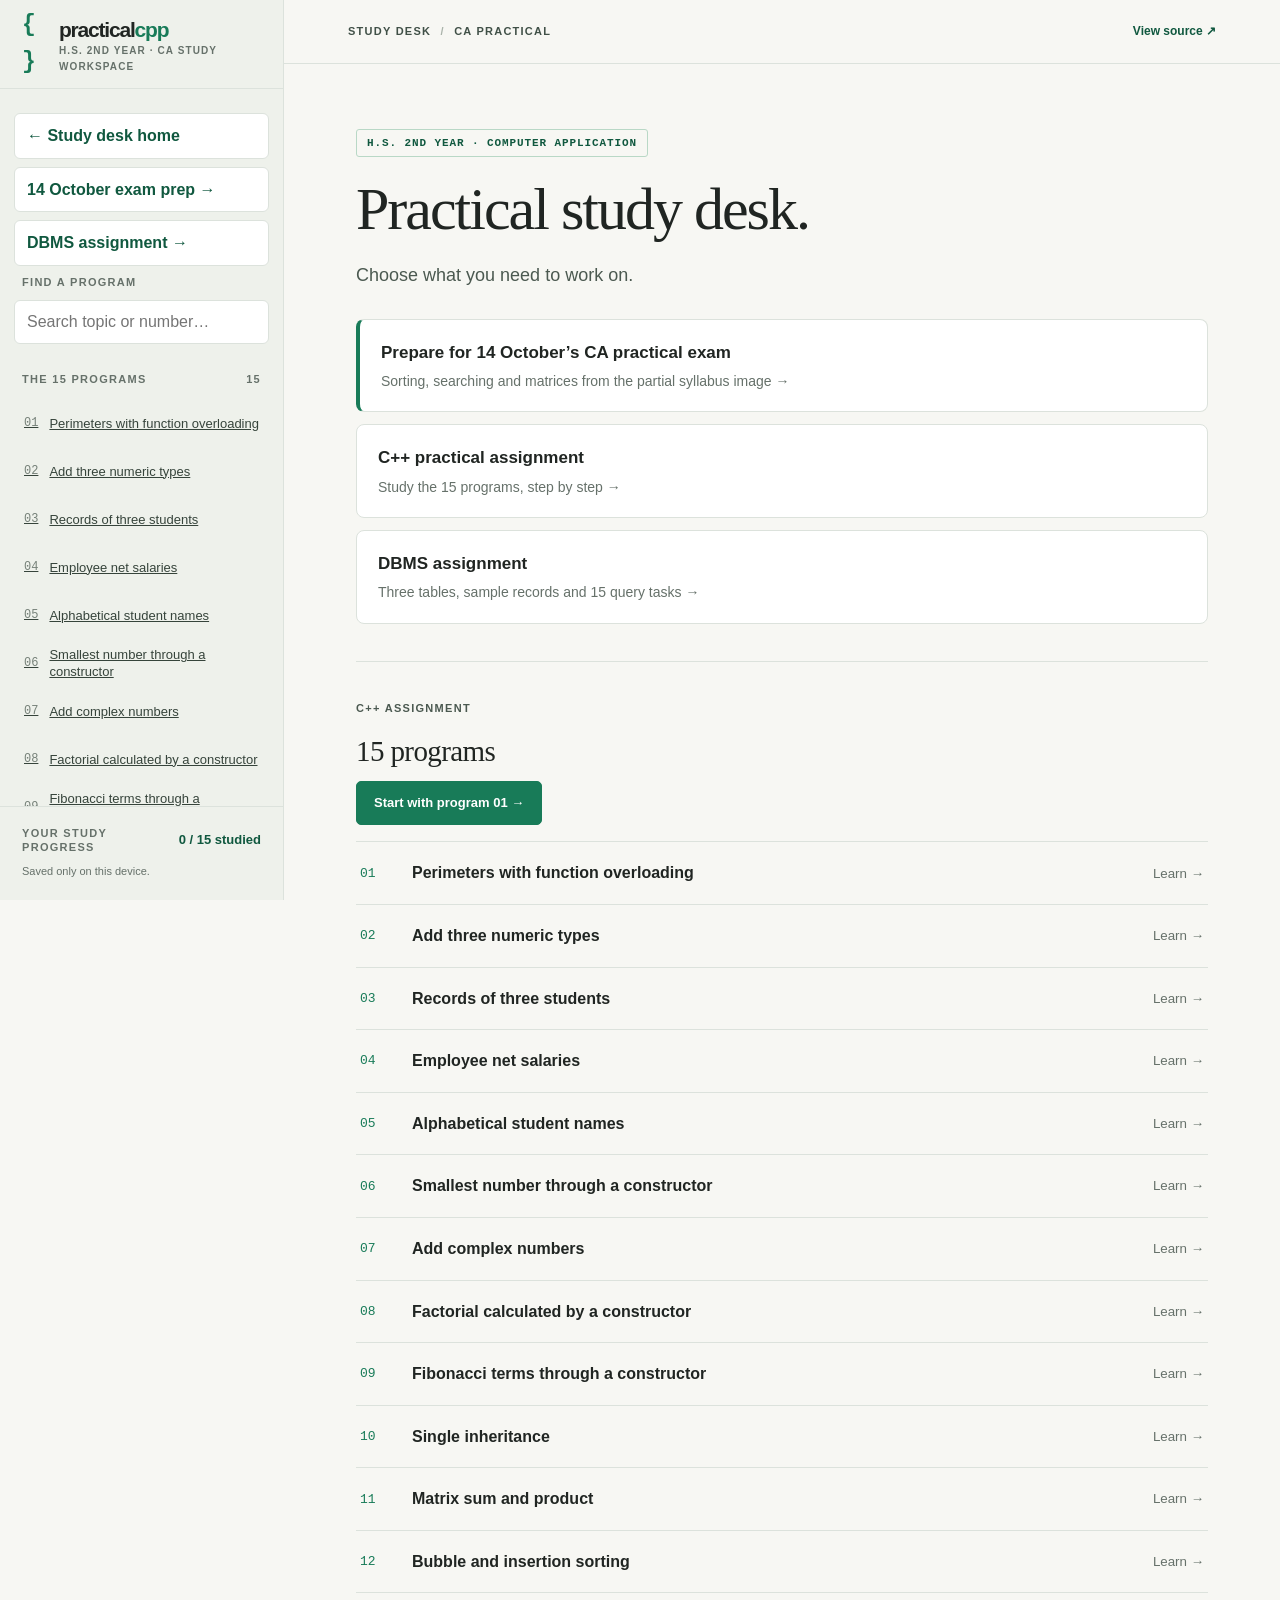
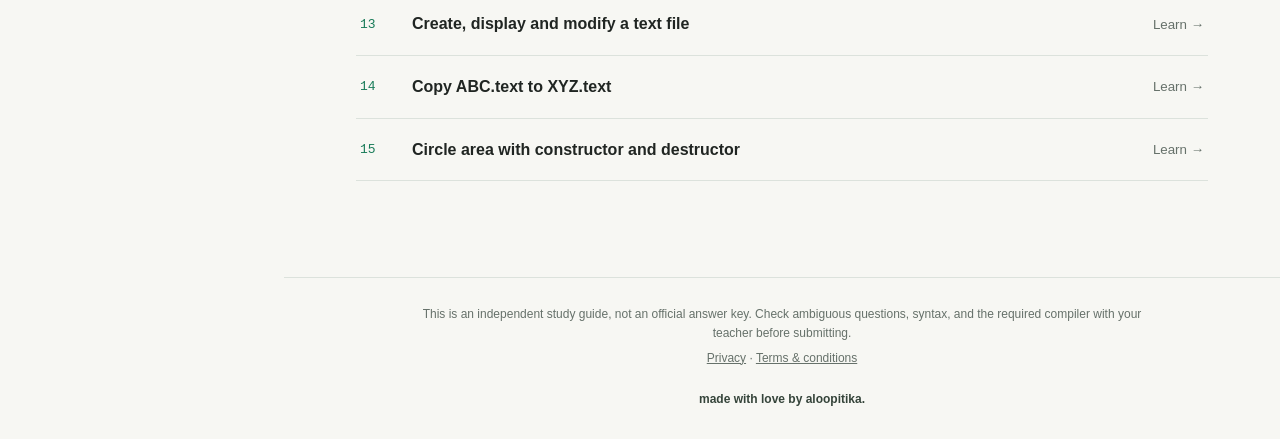
<file: index.html>
<!doctype html>
<html lang="en"><head><meta charset="utf-8"><meta name="viewport" content="width=device-width,initial-scale=1"><meta name="theme-color" content="#f7f7f3"><meta name="description" content="H.S. 2nd Year computer application practical study desk: C++ assignment and 14 October revision."><title>CA Practical | Study desk</title><link rel="icon" href="favicon.svg" type="image/svg+xml"><link rel="stylesheet" href="style.css"><link rel="stylesheet" href="study-additions.css"></head>
<body>
<a class="skip" href="#main">Skip to lesson</a>
<div class="site-shell">
<aside class="sidebar" id="sidebar" aria-label="Lesson navigation">
 <a class="brand" href="#home"><span class="brand-mark">{ }</span><span>practical<span class="brand-accent">cpp</span><small>H.S. 2nd Year · CA study workspace</small></span></a>
 <div class="sidebar-body"><a class="sidebar-home" href="#home">← Study desk home</a><a class="sidebar-home" href="exam-14-october.html">14 October exam prep →</a><a class="sidebar-home" href="dbms-assignment.html">DBMS assignment →</a><label class="search-label" for="search">FIND A PROGRAM</label><input id="search" type="search" placeholder="Search topic or number…" autocomplete="off"><p id="search-status" class="sr-only" aria-live="polite"></p><div class="nav-header"><span>THE 15 PROGRAMS</span><span id="nav-count">15</span></div><nav id="lesson-nav"></nav></div>
 <div class="sidebar-bottom"><div class="sidebar-progress"><span>YOUR STUDY PROGRESS</span><strong id="progress">0 / 15 studied</strong></div><p>Saved only on this device.</p></div>
</aside>
<div class="workspace"><header class="topbar"><button id="menu-toggle" class="icon-button" aria-label="Open lesson menu" aria-expanded="false" aria-controls="sidebar">☰ <span>Lessons</span></button><a href="#home" class="topbar-home">STUDY DESK <span>/</span> CA PRACTICAL</a><a class="github-link" href="https://github.com/debashishthakuria/hs2-cpp-practical" id="repo-link" rel="noopener" target="_blank">View source ↗</a></header>
<main id="main" tabindex="-1"><div id="lesson-view" aria-live="polite"></div></main>
<footer class="site-footer"><p>This is an independent study guide, not an official answer key. Check ambiguous questions, syntax, and the required compiler with your teacher before submitting.</p><p><a href="privacy.html">Privacy</a> · <a href="terms.html">Terms &amp; conditions</a></p><p class="credit">made with love by aloopitika.</p></footer></div></div>
<noscript><div class="no-js">JavaScript is needed to browse the lessons. Download the repository files to read lessons.js, or enable JavaScript in your browser.</div></noscript>
<script src="lessons.js"></script><script src="app.js"></script></body></html>
</file>
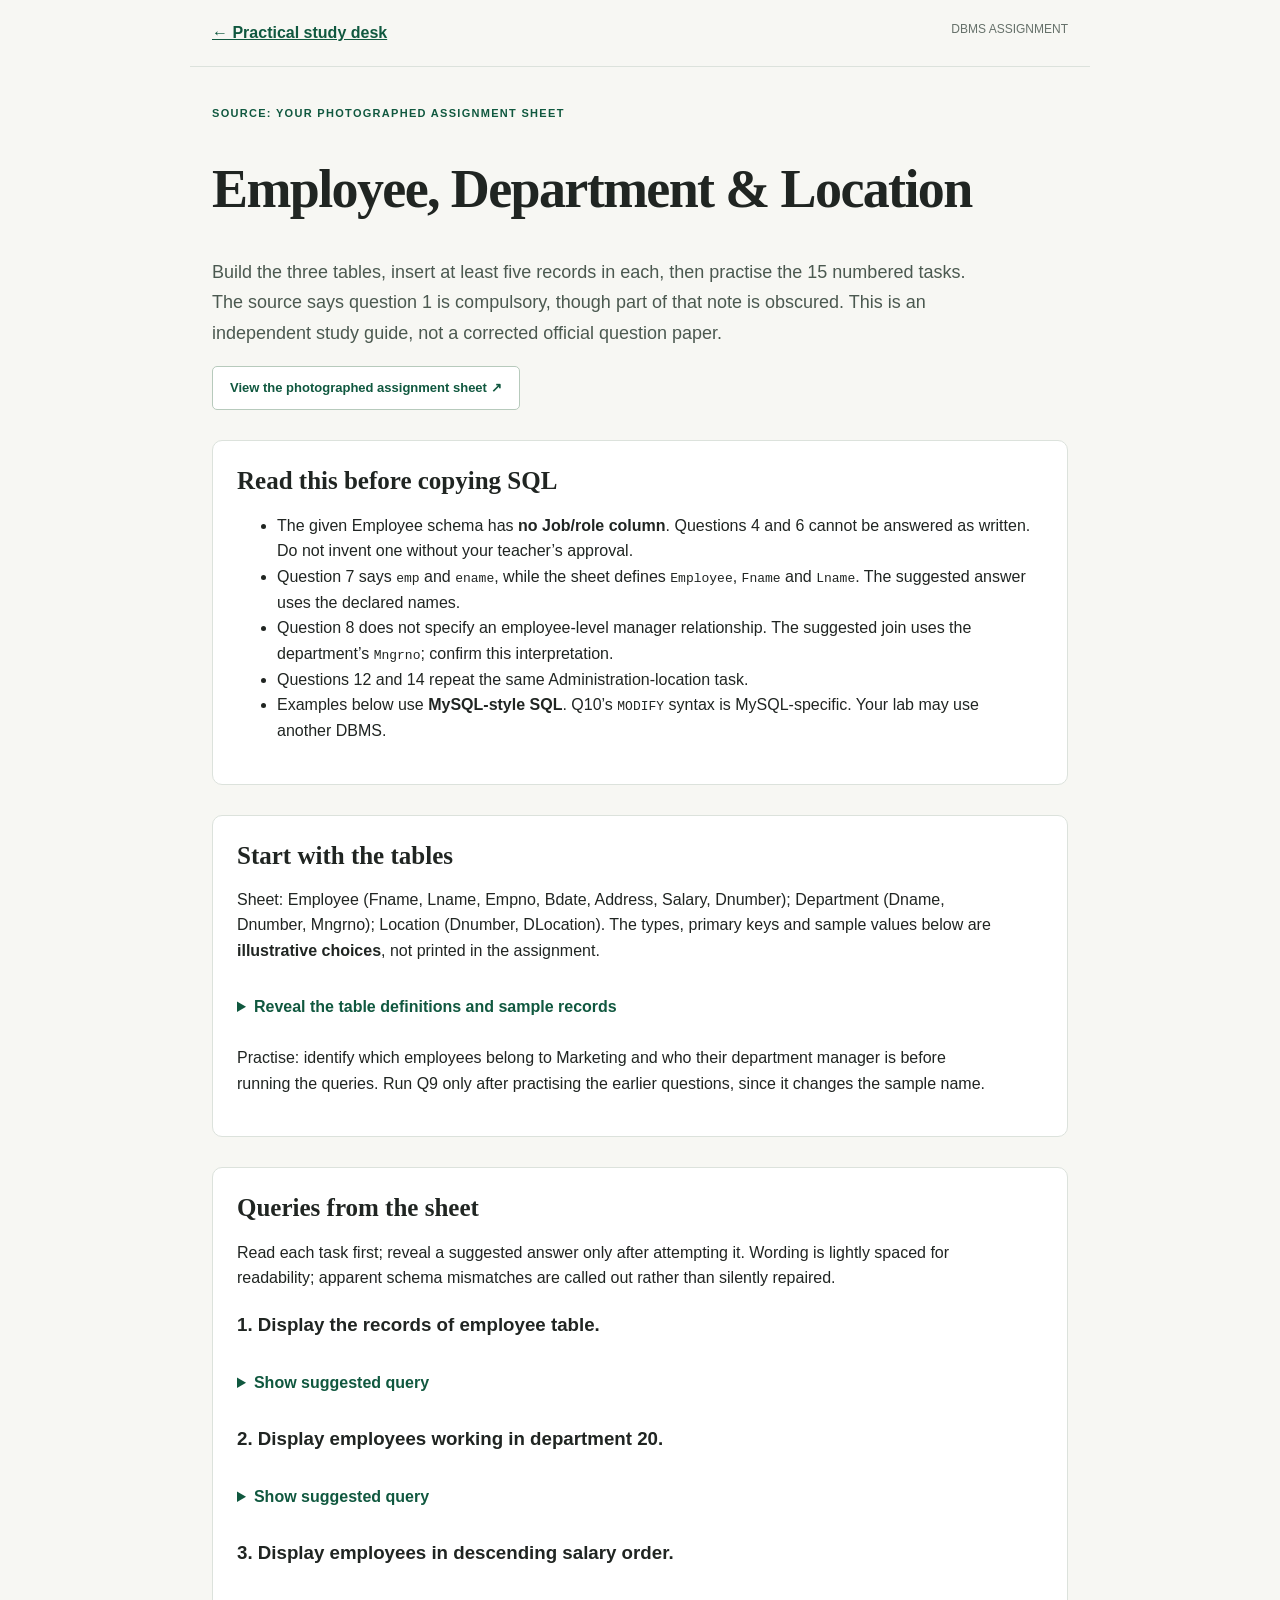
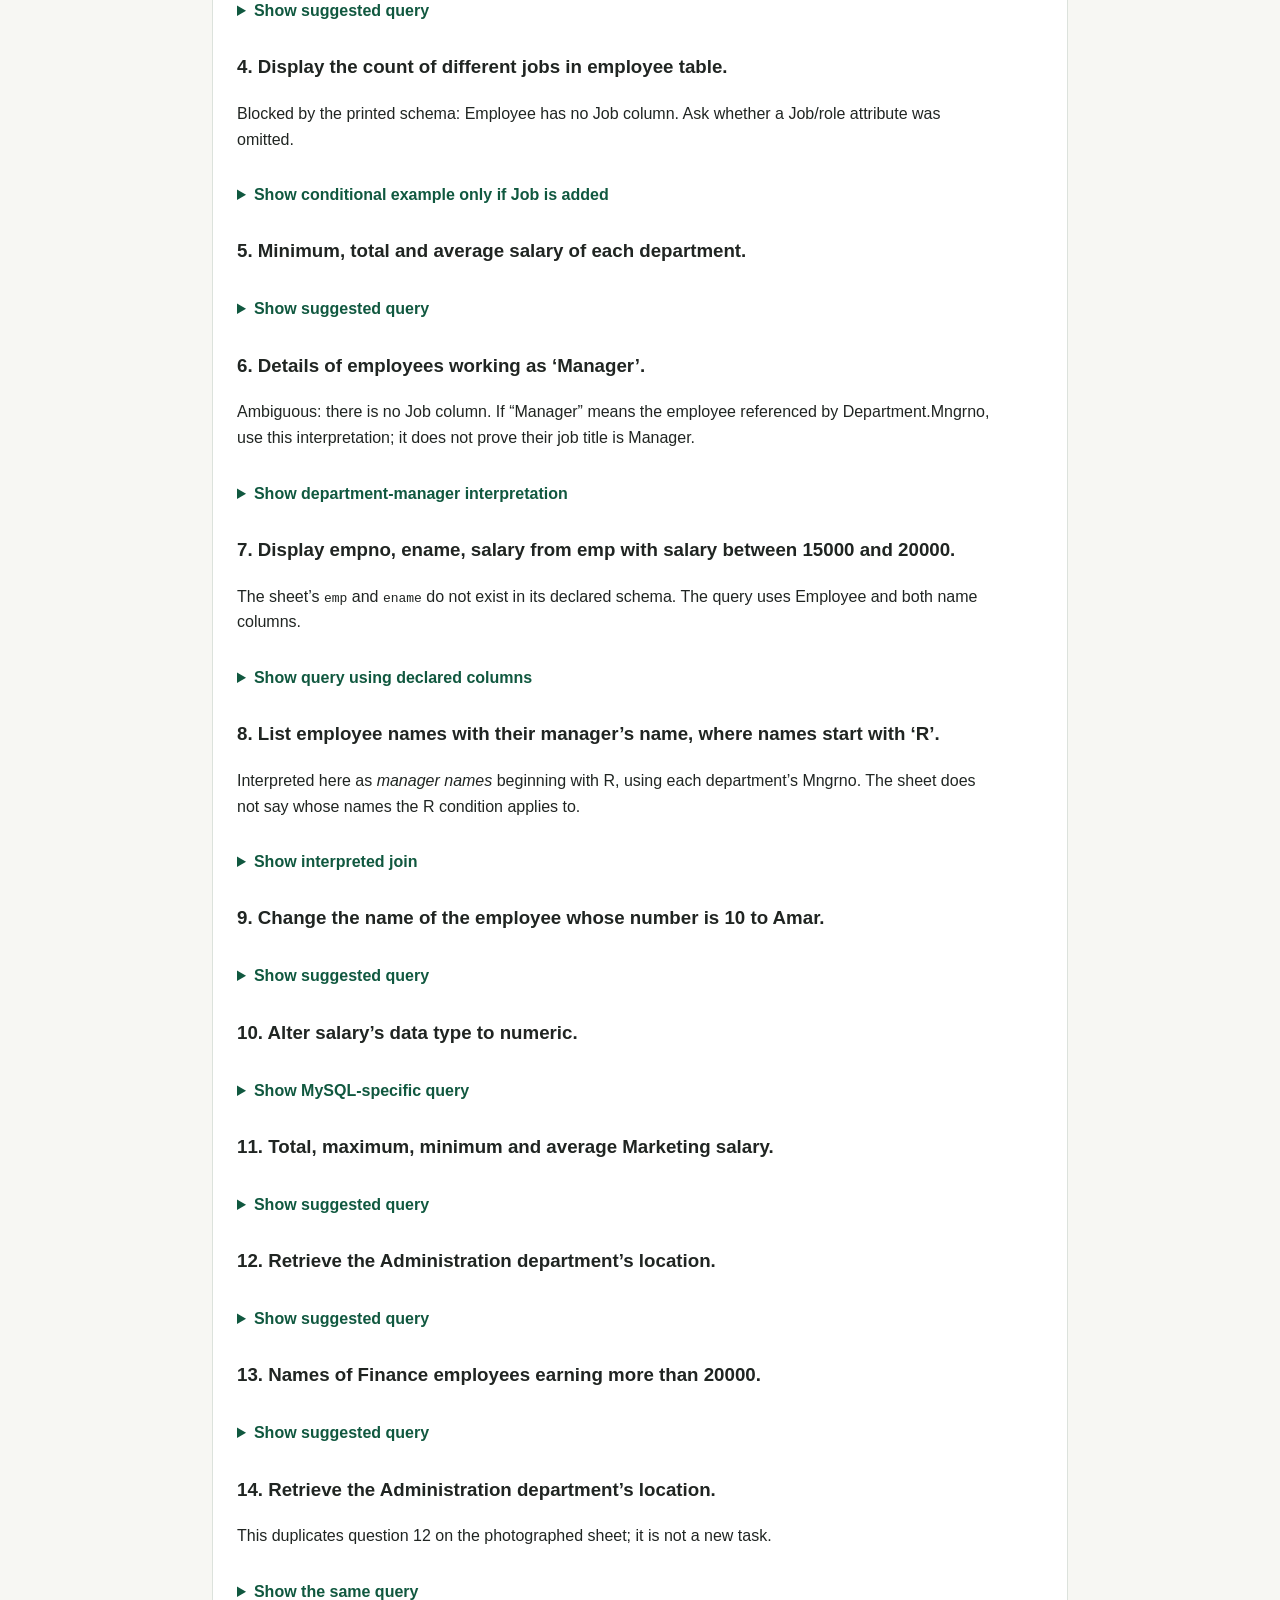
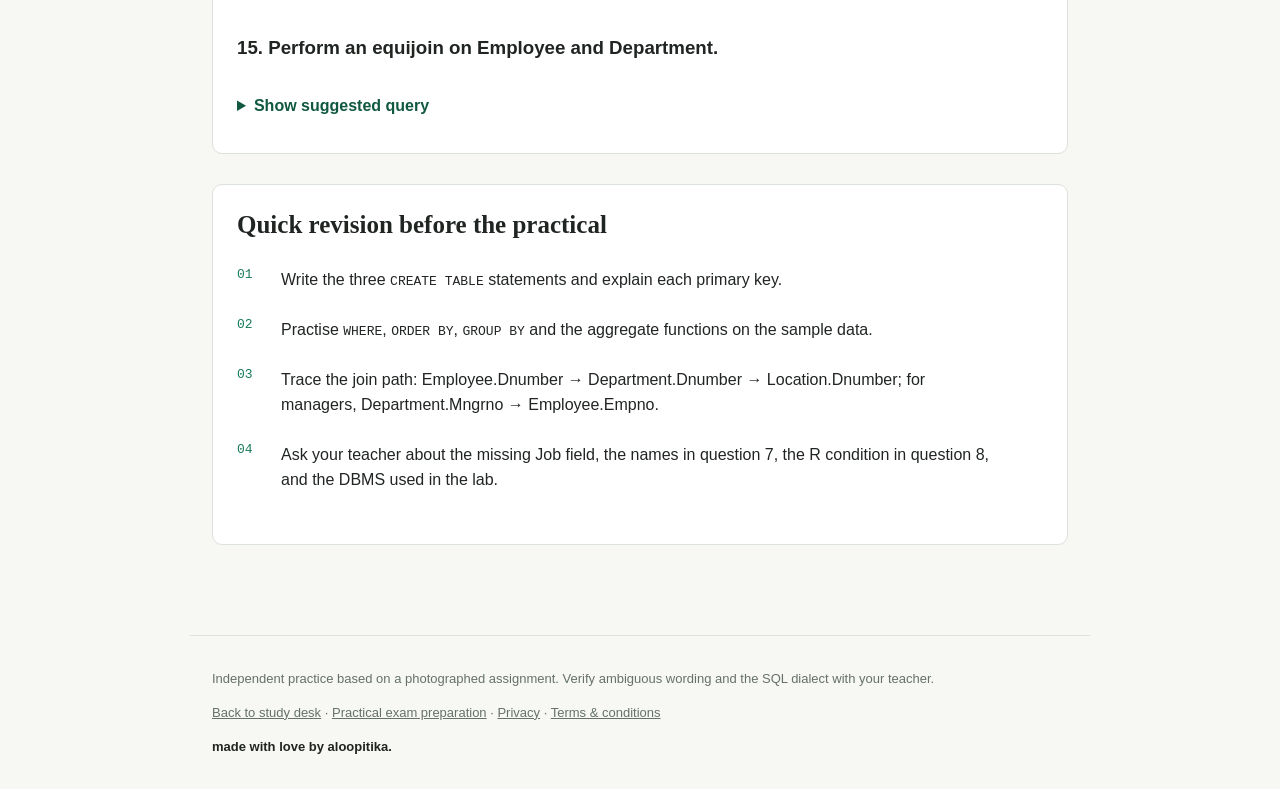
<file: dbms-assignment.html>
<!doctype html><html lang="en"><head><meta charset="utf-8"><meta name="viewport" content="width=device-width,initial-scale=1"><meta name="theme-color" content="#f7f7f3"><title>DBMS assignment | CA practical study desk</title><link rel="icon" href="favicon.svg" type="image/svg+xml"><link rel="stylesheet" href="style.css"><link rel="stylesheet" href="study-additions.css"></head><body class="exam-page"><header class="exam-header"><a href="index.html#home">← Practical study desk</a><span>DBMS ASSIGNMENT</span></header><main class="exam-main"><p class="section-label">SOURCE: YOUR PHOTOGRAPHED ASSIGNMENT SHEET</p><h1>Employee, Department &amp; Location</h1><p class="lead">Build the three tables, insert at least five records in each, then practise the 15 numbered tasks. The source says question 1 is compulsory, though part of that note is obscured. This is an independent study guide, not a corrected official question paper.</p><p><a class="button" href="dbms-assignment-source.jpg" target="_blank" rel="noopener">View the photographed assignment sheet ↗</a></p><aside class="exam-focus"><h2>Read this before copying SQL</h2><ul><li>The given Employee schema has <strong>no Job/role column</strong>. Questions 4 and 6 cannot be answered as written. Do not invent one without your teacher’s approval.</li><li>Question 7 says <code>emp</code> and <code>ename</code>, while the sheet defines <code>Employee</code>, <code>Fname</code> and <code>Lname</code>. The suggested answer uses the declared names.</li><li>Question 8 does not specify an employee-level manager relationship. The suggested join uses the department’s <code>Mngrno</code>; confirm this interpretation.</li><li>Questions 12 and 14 repeat the same Administration-location task.</li><li>Examples below use <strong>MySQL-style SQL</strong>. Q10’s <code>MODIFY</code> syntax is MySQL-specific. Your lab may use another DBMS.</li></ul></aside><section class="exam-focus"><h2>Start with the tables</h2><p>Sheet: Employee (Fname, Lname, Empno, Bdate, Address, Salary, Dnumber); Department (Dname, Dnumber, Mngrno); Location (Dnumber, DLocation). The types, primary keys and sample values below are <strong>illustrative choices</strong>, not printed in the assignment.</p><details><summary>Reveal the table definitions and sample records</summary><pre class="exam-code">CREATE TABLE Employee (
  Fname VARCHAR(30), Lname VARCHAR(30), Empno INT PRIMARY KEY,
  Bdate DATE, Address VARCHAR(80), Salary DECIMAL(10,2),
  Dnumber INT
);
CREATE TABLE Department (
  Dname VARCHAR(40), Dnumber INT PRIMARY KEY, Mngrno INT
);
CREATE TABLE Location (
  Dnumber INT, DLocation VARCHAR(40),
  PRIMARY KEY (Dnumber, DLocation)
);

INSERT INTO Department (Dname,Dnumber,Mngrno) VALUES
('Administration',10,11),('Marketing',20,12),
('Finance',30,13),('Sales',40,14),('Human Resources',50,15);
INSERT INTO Location (Dnumber,DLocation) VALUES
(10,'Guwahati'),(20,'Jorhat'),(30,'Guwahati'),
(40,'Silchar'),(50,'Tezpur');
INSERT INTO Employee (Fname,Lname,Empno,Bdate,Address,Salary,Dnumber) VALUES
('Rita','Das',11,'1995-05-12','Guwahati',30000,10),
('Rohan','Bora',12,'1994-04-20','Jorhat',32000,20),
('Mina','Roy',13,'1993-08-11','Guwahati',35000,30),
('Nayan','Ali',14,'1992-12-02','Silchar',29000,40),
('Puja','Sen',15,'1996-07-17','Tezpur',28000,50),
('Ravi','Deka',10,'2002-09-01','Jorhat',18000,20),
('Reena','Nath',16,'2000-06-09','Guwahati',24000,30),
('Bimal','Kalita',17,'2001-01-15','Jorhat',16000,20);</pre></details><p>Practise: identify which employees belong to Marketing and who their department manager is before running the queries. Run Q9 only after practising the earlier questions, since it changes the sample name.</p></section><section class="exam-focus"><h2>Queries from the sheet</h2><p>Read each task first; reveal a suggested answer only after attempting it. Wording is lightly spaced for readability; apparent schema mismatches are called out rather than silently repaired.</p>
<article class="db-task"><h3>1. Display the records of employee table.</h3><details><summary>Show suggested query</summary><pre class="exam-code">SELECT * FROM Employee;</pre><p>Start here; the assignment marks question 1 compulsory.</p></details></article>
<article class="db-task"><h3>2. Display employees working in department 20.</h3><details><summary>Show suggested query</summary><pre class="exam-code">SELECT * FROM Employee WHERE Dnumber = 20;</pre><p>Filter rows by the department number stored on each employee.</p></details></article>
<article class="db-task"><h3>3. Display employees in descending salary order.</h3><details><summary>Show suggested query</summary><pre class="exam-code">SELECT * FROM Employee ORDER BY Salary DESC;</pre><p><code>DESC</code> places the largest salary first.</p></details></article>
<article class="db-task"><h3>4. Display the count of different jobs in employee table.</h3><p class="db-warning">Blocked by the printed schema: Employee has no Job column. Ask whether a Job/role attribute was omitted.</p><details><summary>Show conditional example only if Job is added</summary><pre class="exam-code">-- ONLY if your teacher adds Employee.Job:
SELECT Job, COUNT(*) AS EmployeeCount
FROM Employee GROUP BY Job;</pre><p>This gives a count per job. If the task instead means the number of distinct job titles, use <code>COUNT(DISTINCT Job)</code>.</p></details></article>
<article class="db-task"><h3>5. Minimum, total and average salary of each department.</h3><details><summary>Show suggested query</summary><pre class="exam-code">SELECT Dnumber, MIN(Salary) AS MinimumSalary,
       SUM(Salary) AS TotalSalary,
       AVG(Salary) AS AverageSalary
FROM Employee GROUP BY Dnumber;</pre><p>Aggregate separately for each <code>Dnumber</code>.</p></details></article>
<article class="db-task"><h3>6. Details of employees working as ‘Manager’.</h3><p class="db-warning">Ambiguous: there is no Job column. If “Manager” means the employee referenced by Department.Mngrno, use this interpretation; it does not prove their job title is Manager.</p><details><summary>Show department-manager interpretation</summary><pre class="exam-code">SELECT DISTINCT E.* FROM Employee AS E
JOIN Department AS D ON E.Empno = D.Mngrno;</pre></details></article>
<article class="db-task"><h3>7. Display empno, ename, salary from emp with salary between 15000 and 20000.</h3><p class="db-warning">The sheet’s <code>emp</code> and <code>ename</code> do not exist in its declared schema. The query uses Employee and both name columns.</p><details><summary>Show query using declared columns</summary><pre class="exam-code">SELECT Empno, Fname, Lname, Salary FROM Employee
WHERE Salary BETWEEN 15000 AND 20000;</pre><p><code>BETWEEN</code> includes both endpoints.</p></details></article>
<article class="db-task"><h3>8. List employee names with their manager’s name, where names start with ‘R’.</h3><p class="db-warning">Interpreted here as <em>manager names</em> beginning with R, using each department’s Mngrno. The sheet does not say whose names the R condition applies to.</p><details><summary>Show interpreted join</summary><pre class="exam-code">SELECT E.Fname AS EmployeeName, E.Lname AS EmployeeLastName,
       M.Fname AS ManagerName, M.Lname AS ManagerLastName
FROM Employee AS E
JOIN Department AS D ON E.Dnumber = D.Dnumber
JOIN Employee AS M ON D.Mngrno = M.Empno
WHERE M.Fname LIKE 'R%';</pre><p>If the teacher means employee names, change the condition to <code>E.Fname LIKE 'R%'</code>.</p></details></article>
<article class="db-task"><h3>9. Change the name of the employee whose number is 10 to Amar.</h3><details><summary>Show suggested query</summary><pre class="exam-code">UPDATE Employee SET Fname = 'Amar' WHERE Empno = 10;
SELECT Empno, Fname, Lname FROM Employee WHERE Empno = 10;</pre><p>This assumes “number” means Empno and “name” means Fname.</p></details></article>
<article class="db-task"><h3>10. Alter salary’s data type to numeric.</h3><details><summary>Show MySQL-specific query</summary><pre class="exam-code">ALTER TABLE Employee MODIFY Salary DECIMAL(10,2);</pre><p><code>DECIMAL(10,2)</code> is a numeric type suitable for sample salaries. Syntax varies across database systems.</p></details></article>
<article class="db-task"><h3>11. Total, maximum, minimum and average Marketing salary.</h3><details><summary>Show suggested query</summary><pre class="exam-code">SELECT SUM(E.Salary) AS TotalSalary,
       MAX(E.Salary) AS MaximumSalary,
       MIN(E.Salary) AS MinimumSalary,
       AVG(E.Salary) AS AverageSalary
FROM Employee AS E
JOIN Department AS D ON E.Dnumber = D.Dnumber
WHERE D.Dname = 'Marketing';</pre></details></article>
<article class="db-task"><h3>12. Retrieve the Administration department’s location.</h3><details><summary>Show suggested query</summary><pre class="exam-code">SELECT L.DLocation FROM Department AS D
JOIN Location AS L ON D.Dnumber = L.Dnumber
WHERE D.Dname = 'Administration';</pre></details></article>
<article class="db-task"><h3>13. Names of Finance employees earning more than 20000.</h3><details><summary>Show suggested query</summary><pre class="exam-code">SELECT E.Fname, E.Lname FROM Employee AS E
JOIN Department AS D ON E.Dnumber = D.Dnumber
WHERE D.Dname = 'Finance' AND E.Salary &gt; 20000;</pre></details></article>
<article class="db-task"><h3>14. Retrieve the Administration department’s location.</h3><p class="db-warning">This duplicates question 12 on the photographed sheet; it is not a new task.</p><details><summary>Show the same query</summary><pre class="exam-code">SELECT L.DLocation FROM Department AS D
JOIN Location AS L ON D.Dnumber = L.Dnumber
WHERE D.Dname = 'Administration';</pre></details></article>
<article class="db-task"><h3>15. Perform an equijoin on Employee and Department.</h3><details><summary>Show suggested query</summary><pre class="exam-code">SELECT E.Empno, E.Fname, E.Lname, D.Dname
FROM Employee AS E
JOIN Department AS D ON E.Dnumber = D.Dnumber;</pre><p>The equality condition connects matching department numbers. The printed phrase “department the files” is unclear.</p></details></article></section><section class="exam-focus"><h2>Quick revision before the practical</h2><ol class="steps"><li>Write the three <code>CREATE TABLE</code> statements and explain each primary key.</li><li>Practise <code>WHERE</code>, <code>ORDER BY</code>, <code>GROUP BY</code> and the aggregate functions on the sample data.</li><li>Trace the join path: Employee.Dnumber → Department.Dnumber → Location.Dnumber; for managers, Department.Mngrno → Employee.Empno.</li><li>Ask your teacher about the missing Job field, the names in question 7, the R condition in question 8, and the DBMS used in the lab.</li></ol></section></main><footer class="exam-footer"><p>Independent practice based on a photographed assignment. Verify ambiguous wording and the SQL dialect with your teacher.</p><p><a href="index.html#home">Back to study desk</a> · <a href="exam-14-october.html">Practical exam preparation</a> · <a href="privacy.html">Privacy</a> · <a href="terms.html">Terms &amp; conditions</a></p><p class="credit">made with love by aloopitika.</p></footer></body></html>
</file>
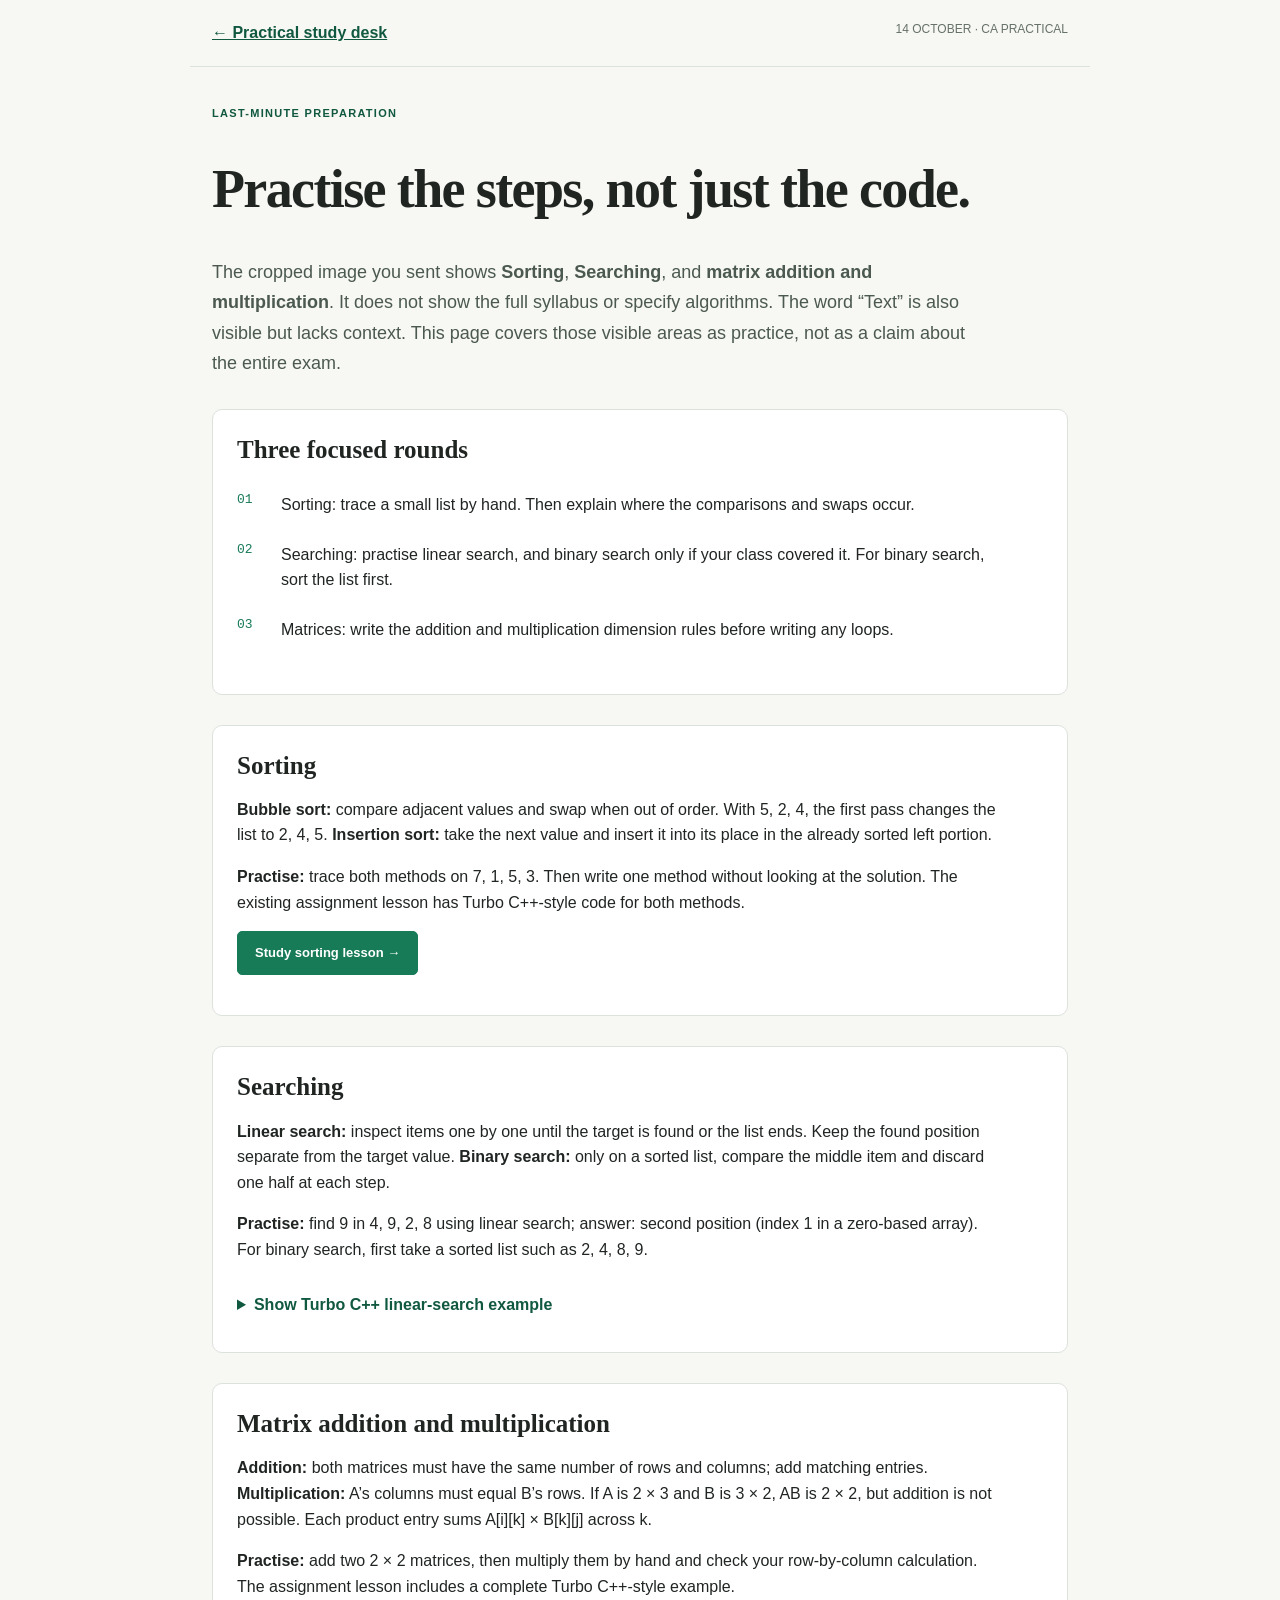
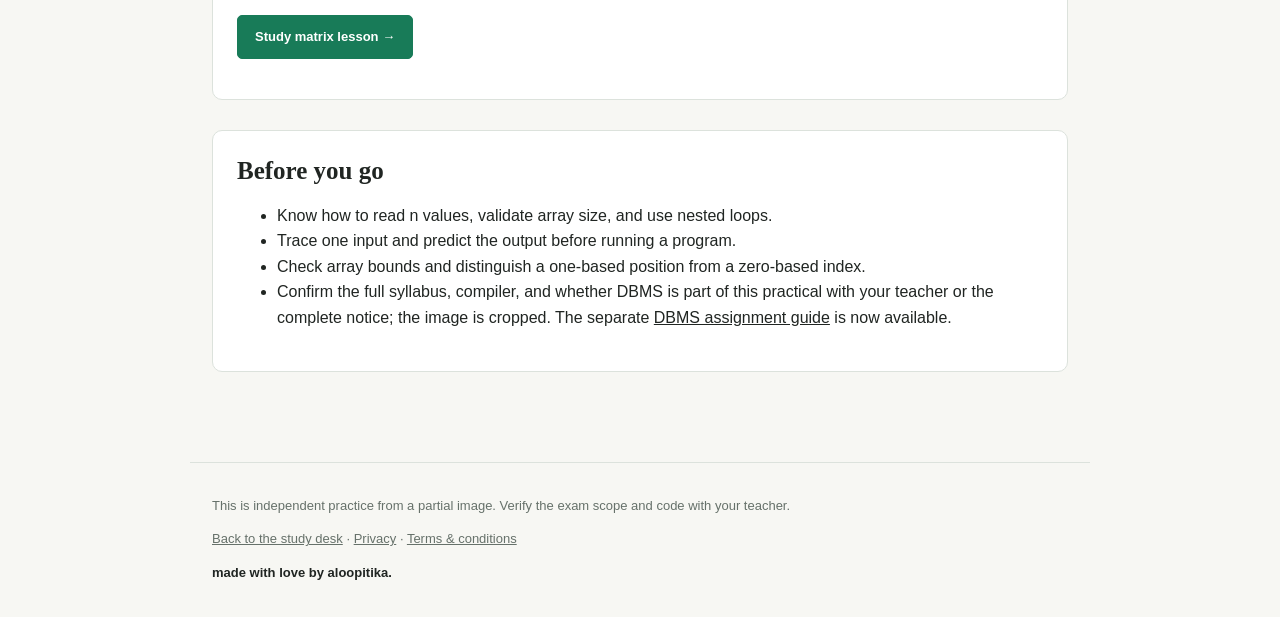
<file: exam-14-october.html>
<!doctype html>
<html lang="en"><head><meta charset="utf-8"><meta name="viewport" content="width=device-width,initial-scale=1"><meta name="theme-color" content="#f7f7f3"><title>14 October CA practical preparation</title><link rel="icon" href="favicon.svg" type="image/svg+xml"><link rel="stylesheet" href="style.css"><link rel="stylesheet" href="study-additions.css"></head><body class="exam-page"><header class="exam-header"><a href="index.html#home">← Practical study desk</a><span>14 OCTOBER · CA PRACTICAL</span></header><main class="exam-main"><p class="section-label">LAST-MINUTE PREPARATION</p><h1>Practise the steps, not just the code.</h1><p class="lead">The cropped image you sent shows <strong>Sorting</strong>, <strong>Searching</strong>, and <strong>matrix addition and multiplication</strong>. It does not show the full syllabus or specify algorithms. The word “Text” is also visible but lacks context. This page covers those visible areas as practice, not as a claim about the entire exam.</p><section class="exam-focus"><h2>Three focused rounds</h2><ol class="steps"><li>Sorting: trace a small list by hand. Then explain where the comparisons and swaps occur.</li><li>Searching: practise linear search, and binary search only if your class covered it. For binary search, sort the list first.</li><li>Matrices: write the addition and multiplication dimension rules before writing any loops.</li></ol></section><section class="exam-focus"><h2>Sorting</h2><p><strong>Bubble sort:</strong> compare adjacent values and swap when out of order. With 5, 2, 4, the first pass changes the list to 2, 4, 5. <strong>Insertion sort:</strong> take the next value and insert it into its place in the already sorted left portion.</p><p><strong>Practise:</strong> trace both methods on 7, 1, 5, 3. Then write one method without looking at the solution. The existing assignment lesson has Turbo C++-style code for both methods.</p><p><a class="button primary" href="index.html#lesson-12">Study sorting lesson →</a></p></section><section class="exam-focus"><h2>Searching</h2><p><strong>Linear search:</strong> inspect items one by one until the target is found or the list ends. Keep the found position separate from the target value. <strong>Binary search:</strong> only on a sorted list, compare the middle item and discard one half at each step.</p><p><strong>Practise:</strong> find 9 in 4, 9, 2, 8 using linear search; answer: second position (index 1 in a zero-based array). For binary search, first take a sorted list such as 2, 4, 8, 9.</p>
<details><summary>Show Turbo C++ linear-search example</summary><pre class="exam-code">#include &lt;iostream.h&gt;
#include &lt;conio.h&gt;
void main() {
    clrscr();
    int a[20], n, target, i, pos = -1;
    cout &lt;&lt; "How many numbers (1-20)? ";
    cin &gt;&gt; n;
    if (n &lt; 1 || n &gt; 20) {
        cout &lt;&lt; "Invalid count";
        getch();
        return;
    }
    for (i = 0; i &lt; n; i++) cin &gt;&gt; a[i];
    cout &lt;&lt; "Search for: ";
    cin &gt;&gt; target;
    for (i = 0; i &lt; n; i++) {
        if (a[i] == target) { pos = i; break; }
    }
    if (pos == -1) cout &lt;&lt; "Not found";
    else cout &lt;&lt; "Found at position " &lt;&lt; pos + 1;
    getch();
}</pre></details></section><section class="exam-focus"><h2>Matrix addition and multiplication</h2><p><strong>Addition:</strong> both matrices must have the same number of rows and columns; add matching entries. <strong>Multiplication:</strong> A’s columns must equal B’s rows. If A is 2 × 3 and B is 3 × 2, AB is 2 × 2, but addition is not possible. Each product entry sums A[i][k] × B[k][j] across k.</p><p><strong>Practise:</strong> add two 2 × 2 matrices, then multiply them by hand and check your row-by-column calculation. The assignment lesson includes a complete Turbo C++-style example.</p><p><a class="button primary" href="index.html#lesson-11">Study matrix lesson →</a></p></section><section class="exam-focus"><h2>Before you go</h2><ul><li>Know how to read n values, validate array size, and use nested loops.</li><li>Trace one input and predict the output before running a program.</li><li>Check array bounds and distinguish a one-based position from a zero-based index.</li><li>Confirm the full syllabus, compiler, and whether DBMS is part of this practical with your teacher or the complete notice; the image is cropped. The separate <a href="dbms-assignment.html">DBMS assignment guide</a> is now available.</li></ul></section></main><footer class="exam-footer"><p>This is independent practice from a partial image. Verify the exam scope and code with your teacher.</p><p><a href="index.html#home">Back to the study desk</a> · <a href="privacy.html">Privacy</a> · <a href="terms.html">Terms &amp; conditions</a></p><p class="credit">made with love by aloopitika.</p></footer></body></html>
</file>
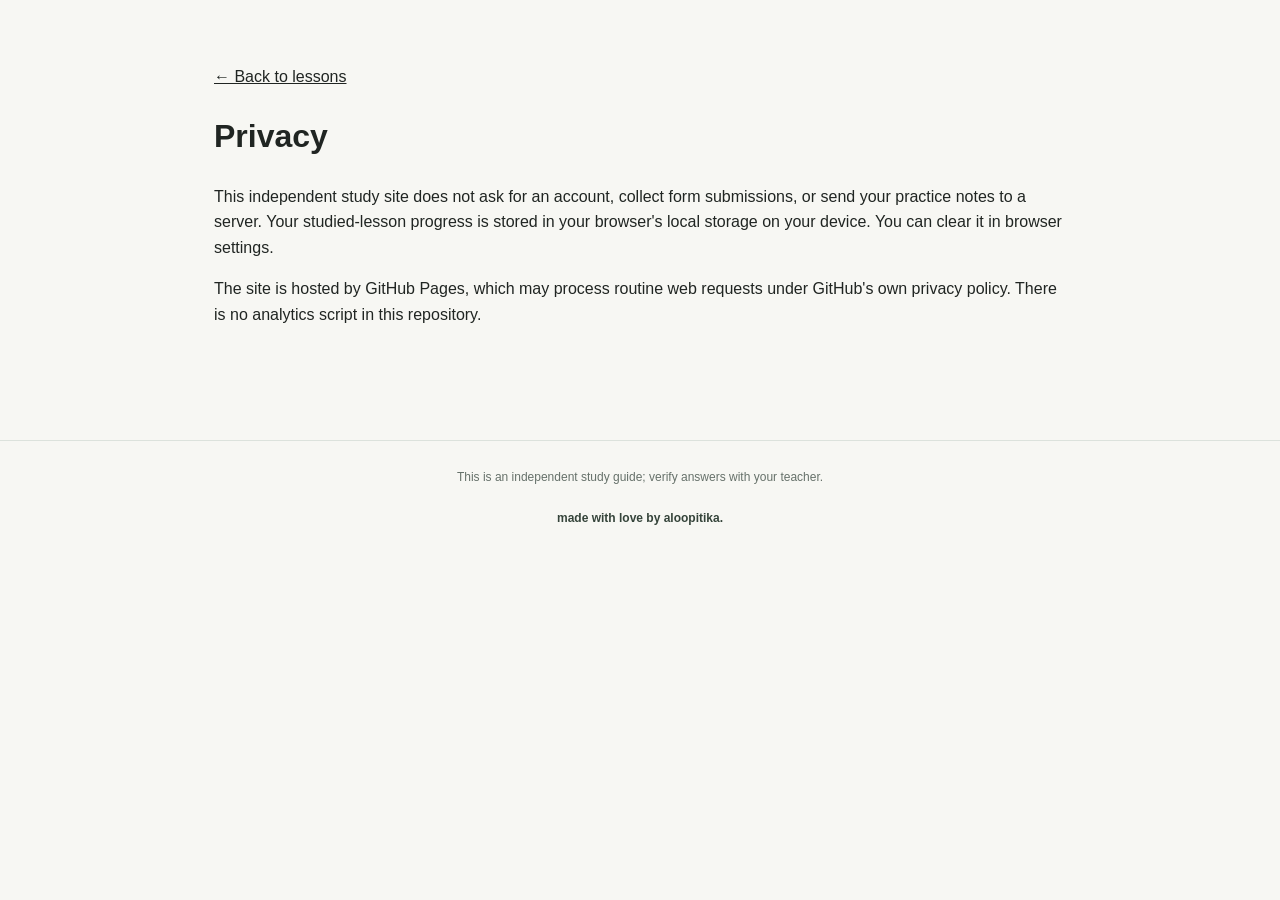
<file: privacy.html>
<!doctype html><html lang="en"><head><meta charset="utf-8"><meta name="viewport" content="width=device-width,initial-scale=1"><title>Privacy | Practical C++</title><link rel="icon" href="favicon.svg"><link rel="stylesheet" href="style.css"></head><body><main><a href="index.html">← Back to lessons</a><h1>Privacy</h1><p>This independent study site does not ask for an account, collect form submissions, or send your practice notes to a server. Your studied-lesson progress is stored in your browser's local storage on your device. You can clear it in browser settings.</p><p>The site is hosted by GitHub Pages, which may process routine web requests under GitHub's own privacy policy. There is no analytics script in this repository.</p></main><footer class="site-footer"><p>This is an independent study guide; verify answers with your teacher.</p><p class="credit">made with love by aloopitika.</p></footer></body></html>
</file>
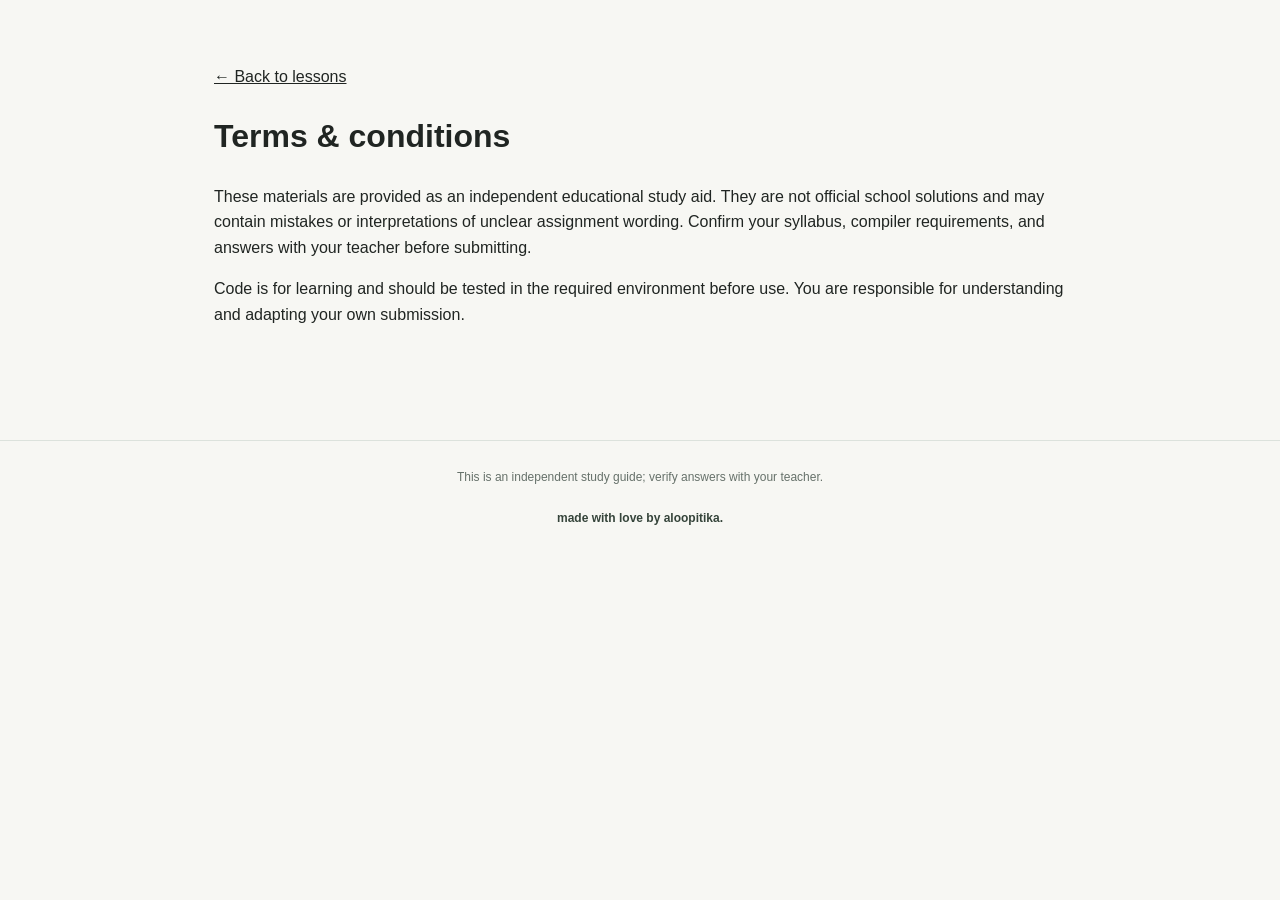
<file: terms.html>
<!doctype html><html lang="en"><head><meta charset="utf-8"><meta name="viewport" content="width=device-width,initial-scale=1"><title>Terms | Practical C++</title><link rel="icon" href="favicon.svg"><link rel="stylesheet" href="style.css"></head><body><main><a href="index.html">← Back to lessons</a><h1>Terms &amp; conditions</h1><p>These materials are provided as an independent educational study aid. They are not official school solutions and may contain mistakes or interpretations of unclear assignment wording. Confirm your syllabus, compiler requirements, and answers with your teacher before submitting.</p><p>Code is for learning and should be tested in the required environment before use. You are responsible for understanding and adapting your own submission.</p></main><footer class="site-footer"><p>This is an independent study guide; verify answers with your teacher.</p><p class="credit">made with love by aloopitika.</p></footer></body></html>
</file>
<file: style.css>
:root{--bg:#f7f7f3;--surface:#fff;--ink:#202522;--muted:#66716a;--line:#dce2dc;--accent:#187b58;--accent-dark:#10583f;--pale:#e9f4ec;--code:#16201b;--code-ink:#e7f4e8;--serif:Georgia,'Times New Roman',serif;--sans:'Segoe UI',Arial,sans-serif;--mono:Consolas,'Courier New',monospace}*{box-sizing:border-box}html{scroll-behavior:smooth}body{margin:0;background:var(--bg);color:var(--ink);font-family:var(--sans);line-height:1.6}button,input{font:inherit}button{cursor:pointer}a{color:inherit}.skip{position:absolute;left:-999px;top:0;z-index:20;background:#fff;padding:12px}.skip:focus{left:10px}.sr-only{position:absolute;width:1px;height:1px;padding:0;margin:-1px;overflow:hidden;clip:rect(0,0,0,0);white-space:nowrap;border:0}.site-shell{min-height:100vh;display:grid;grid-template-columns:284px minmax(0,1fr)}.sidebar{height:100vh;position:sticky;top:0;background:#eef1eb;border-right:1px solid var(--line);display:flex;flex-direction:column}.brand{min-height:89px;display:flex;align-items:center;gap:12px;padding:18px 22px;text-decoration:none;font-size:21px;font-weight:750;letter-spacing:-1.2px;border-bottom:1px solid var(--line)}.brand-mark{color:var(--accent);font-family:var(--mono);font-size:23px;letter-spacing:-6px;padding-right:5px}.brand-accent{color:var(--accent)}.brand small{display:block;color:var(--muted);font-size:10px;letter-spacing:1.1px;text-transform:uppercase;font-weight:600;margin-top:-3px}.sidebar-body{min-height:0;overflow:auto;padding:24px 14px 16px}.search-label,.nav-header,.eyebrow,.section-label,.sidebar-progress span{font-size:11px;letter-spacing:1.3px;font-weight:750;color:var(--muted)}.search-label{display:block;margin:0 8px 9px}#search{width:100%;height:44px;border:1px solid var(--line);border-radius:6px;background:white;padding:0 12px;outline:none;color:var(--ink)}#search:focus{border-color:var(--accent);box-shadow:0 0 0 3px #187b5822}.nav-header{display:flex;justify-content:space-between;margin:27px 8px 11px}.nav-item{width:100%;display:flex;text-align:left;align-items:center;gap:11px;min-height:48px;border:0;border-radius:5px;background:transparent;padding:7px 10px;color:#36443b}.nav-item:hover,.nav-item:focus-visible{background:#e2eae1}.nav-item.active{background:#d9eade;color:#10583f;font-weight:700}.nav-num{font-family:var(--mono);font-size:12px;color:#758078}.nav-title{flex:1;font-size:13px;line-height:1.3}.studied-dot{color:var(--accent);font-size:16px}.sidebar-bottom{padding:19px 22px;border-top:1px solid var(--line)}.sidebar-progress{display:flex;justify-content:space-between;gap:8px;align-items:center}.sidebar-progress span{max-width:95px;line-height:1.3}.sidebar-progress strong{font-size:13px;color:var(--accent-dark)}.sidebar-bottom p{font-size:11px;color:var(--muted);margin:9px 0 0}.workspace{min-width:0;display:flex;flex-direction:column}.topbar{height:64px;border-bottom:1px solid var(--line);display:flex;align-items:center;justify-content:space-between;padding:0 clamp(22px,5vw,75px);background:var(--bg)}.topbar-home{font-size:11px;font-weight:750;letter-spacing:1.25px;text-decoration:none;color:#405047}.topbar-home span{color:#aab3aa;margin:0 5px}.github-link{font-size:12px;text-decoration:none;color:var(--accent-dark);font-weight:650}.icon-button{display:none;background:none;border:0}main{width:100%;max-width:980px;padding:clamp(30px,5vw,66px) clamp(22px,5vw,75px) 96px;margin:0 auto;flex:1}.intro-tag{display:inline-block;border:1px solid #b9d8c6;border-radius:3px;color:var(--accent-dark);font:700 11px var(--mono);letter-spacing:.9px;padding:7px 10px}.hero h1,.lesson-heading h1{font:normal clamp(36px,5vw,60px)/1.07 var(--serif);letter-spacing:-2px;margin:20px 0 19px}.hero h1 em{color:var(--accent);font-weight:normal}.lead{font-size:18px;color:#4b5950;max-width:680px;line-height:1.7}.divider{height:1px;background:var(--line);margin:35px 0}.hero-actions{display:flex;gap:10px;flex-wrap:wrap;margin-top:28px}.button{display:inline-flex;align-items:center;justify-content:center;min-height:44px;border-radius:5px;padding:10px 17px;text-decoration:none;font-size:13px;font-weight:700;border:1px solid #b7cabc;background:#fff;color:var(--accent-dark)}.button:hover,.button:focus-visible{background:var(--pale)}.button.primary{background:var(--accent);border-color:var(--accent);color:#fff}.button.primary:hover{background:var(--accent-dark)}.button:disabled{opacity:.5;cursor:not-allowed}.section-label{margin:0 0 12px;color:var(--accent-dark)}.path-list{list-style:none;margin:0;padding:0;border-top:1px solid var(--line)}.path-list li{border-bottom:1px solid var(--line)}.path-list a{display:grid;grid-template-columns:40px 1fr auto;gap:12px;align-items:center;padding:18px 4px;text-decoration:none}.path-list a:hover{color:var(--accent)}.path-list .num{font:13px var(--mono);color:var(--accent)}.path-list small{color:var(--muted)}.lesson-heading .eyebrow{color:var(--accent-dark)}.lesson-heading h1{font-size:clamp(36px,4vw,54px)}.prompt{background:#f0f3ee;border-left:3px solid #94bca5;padding:19px 22px;margin:30px 0;color:#32443a}.prompt small{display:block;font-size:11px;font-weight:750;letter-spacing:1px;margin-bottom:8px}.prompt p{margin:0}.note{background:#fff6e9;color:#66502d;border:1px solid #eadbbf;padding:15px 17px;border-radius:5px;margin:22px 0;font-size:14px}.lesson-section{padding-top:38px;border-top:1px solid var(--line);margin-top:37px;scroll-margin-top:20px}.lesson-section h2{font:normal 29px/1.25 var(--serif);letter-spacing:-.6px;margin:0 0 12px}.lesson-section h3{font-size:16px;margin:0 0 8px}.lesson-section p{margin:0 0 16px;color:#4b5950}.concept{padding:19px 0;border-bottom:1px solid var(--line)}.concept:last-child{border:0}.steps{counter-reset:steps;list-style:none;margin:20px 0;padding:0}.steps li{counter-increment:steps;position:relative;padding:7px 0 7px 44px;margin:0 0 10px}.steps li:before{content:counter(steps,decimal-leading-zero);position:absolute;left:0;font:13px var(--mono);color:var(--accent)}.example-grid{display:grid;grid-template-columns:1fr 1fr;gap:14px}.example-box{background:#fff;border:1px solid var(--line);border-radius:5px;padding:17px;min-width:0}.example-box small{display:block;font-size:11px;letter-spacing:1px;font-weight:700;color:var(--muted);margin-bottom:7px}.example-box pre{white-space:pre-wrap;overflow-wrap:anywhere;margin:0;font:13px/1.6 var(--mono)}.reveal-wrap{padding:23px;background:var(--pale);border:1px solid #cbded0;border-radius:6px;margin-top:20px}.reveal-wrap p{margin:0 0 14px}.code-panel[hidden],.answer[hidden]{display:none}.code-panel{margin-top:20px}.code-toolbar{display:flex;align-items:center;justify-content:space-between;gap:10px;background:#25332a;color:#d7e8d9;padding:11px 14px;font:12px var(--mono);border-radius:5px 5px 0 0}.code-toolbar div{display:flex;gap:9px;flex-wrap:wrap}.code-toolbar button{border:1px solid #5c7762;background:transparent;border-radius:4px;color:#e8f3e9;padding:6px 9px}.code-toolbar button:hover{background:#395344}.code-block{margin:0;padding:22px;max-height:650px;overflow:auto;background:var(--code);color:var(--code-ink);font:13px/1.65 var(--mono);tab-size:4;border-radius:0 0 5px 5px}.breakdown{margin:18px 0 0;padding:0;list-style:none}.breakdown li{border-bottom:1px solid var(--line);padding:13px 0}.breakdown code{color:var(--accent-dark);background:#eaf3ec;padding:2px 5px;border-radius:3px;overflow-wrap:anywhere}.breakdown p{margin:6px 0 0;font-size:14px}.practice{background:white;border:1px solid var(--line);border-radius:6px;padding:24px;margin-top:16px}.practice p{color:var(--ink)}.practice textarea{width:100%;min-height:130px;border:1px solid var(--line);border-radius:4px;padding:12px;font:13px/1.5 var(--mono);resize:vertical;margin-bottom:12px}.practice textarea:focus{outline:2px solid #a9d7bb}.answer{background:var(--pale);padding:15px;margin-top:13px;border-radius:4px}.pitfalls{padding-left:20px;color:#4b5950}.pitfalls li{margin:8px 0}.lesson-footer-nav{display:flex;justify-content:space-between;gap:12px;margin-top:46px;padding-top:25px;border-top:1px solid var(--line)}.mark-button{margin-top:28px}.site-footer{padding:22px clamp(22px,5vw,75px) 25px;border-top:1px solid var(--line);color:var(--muted);font-size:12px;max-width:100%;text-align:center}.site-footer p{margin:5px auto;max-width:750px}.site-footer .credit{margin-top:22px;color:#35443a;font-weight:700}.no-js{position:fixed;bottom:0;background:#fff7df;padding:20px;width:100%;z-index:30}button:focus-visible,a:focus-visible{outline:3px solid #82b398;outline-offset:3px}@media(max-width:820px){html,body{max-width:100%;overflow-x:hidden}.site-shell{display:block}.workspace,.topbar,main,.lesson-heading,.prompt,.note{min-width:0;max-width:100%}.topbar{gap:10px}.github-link{max-width:110px;white-space:normal;line-height:1.2;text-align:right;overflow-wrap:anywhere}.lesson-heading,.prompt,.note{overflow-wrap:anywhere}.sidebar{position:fixed;z-index:12;width:min(320px,88vw);height:100dvh;transform:translateX(-100%);transition:transform .2s;box-shadow:8px 0 30px #14201622}.sidebar.open{transform:translateX(0)}.icon-button{display:inline-flex;gap:7px;align-items:center;font-size:13px;color:var(--ink)}.topbar{padding:0 20px}.topbar-home{display:none}main{padding:34px 20px 70px}.example-grid{grid-template-columns:1fr}.site-shell.menu-open:after{content:"";position:fixed;inset:0;background:#14201666;z-index:11}.lesson-footer-nav{flex-direction:column}}@media(prefers-reduced-motion:reduce){html{scroll-behavior:auto}.sidebar{transition:none}}
</file>
<file: study-additions.css>
.sidebar-home{display:block;padding:9px 12px;margin:0 0 8px;color:var(--accent-dark);font-weight:700;text-decoration:none;border:1px solid var(--line);border-radius:6px;background:white}.sidebar-home:hover{background:var(--pale)}.home-choices{display:grid;gap:12px;margin-top:28px}.home-choice{display:flex;flex-direction:column;gap:4px;padding:19px 21px;border:1px solid var(--line);border-radius:8px;background:white;text-decoration:none;transition:border-color .15s}.home-choice:hover{border-color:var(--accent)}.home-choice strong{font-size:17px}.home-choice span{font-size:14px;color:var(--muted)}.home-choice.featured{border-left:4px solid var(--accent)}.home-choice.pending{background:#f5f6f2;color:var(--muted)}.home-choice.pending strong{color:var(--ink)}.exam-page{background:var(--bg)}.exam-header,.exam-footer{max-width:900px;margin:auto;padding:20px 22px;display:flex;justify-content:space-between;gap:15px}.exam-header{border-bottom:1px solid var(--line)}.exam-header a{font-weight:700;color:var(--accent-dark)}.exam-header span{font-size:12px;color:var(--muted)}.exam-main{max-width:900px;margin:auto;padding:38px 22px 60px}.exam-main h1{font:700 clamp(32px,6vw,54px)/1.15 var(--serif);letter-spacing:-.03em}.exam-main .lead{max-width:760px}.exam-focus{margin:30px 0;padding:24px;background:white;border:1px solid var(--line);border-radius:10px}.exam-focus h2{font:700 25px/1.25 var(--serif);margin:0 0 12px}.exam-focus p,.exam-focus li{max-width:760px}.exam-focus details{margin-top:20px}.exam-focus summary{cursor:pointer;color:var(--accent-dark);font-weight:700;padding:10px 0}.exam-code{background:var(--code);color:var(--code-ink);padding:18px;overflow-x:auto;border-radius:7px;font:14px/1.55 var(--mono)}.exam-footer{display:block;border-top:1px solid var(--line);font-size:13px;color:var(--muted)}.exam-footer .credit{font-weight:700;color:var(--ink)}@media(max-width:600px){.exam-header{display:block}.exam-header span{display:block;margin-top:8px}.exam-focus{padding:18px}}
</file>
